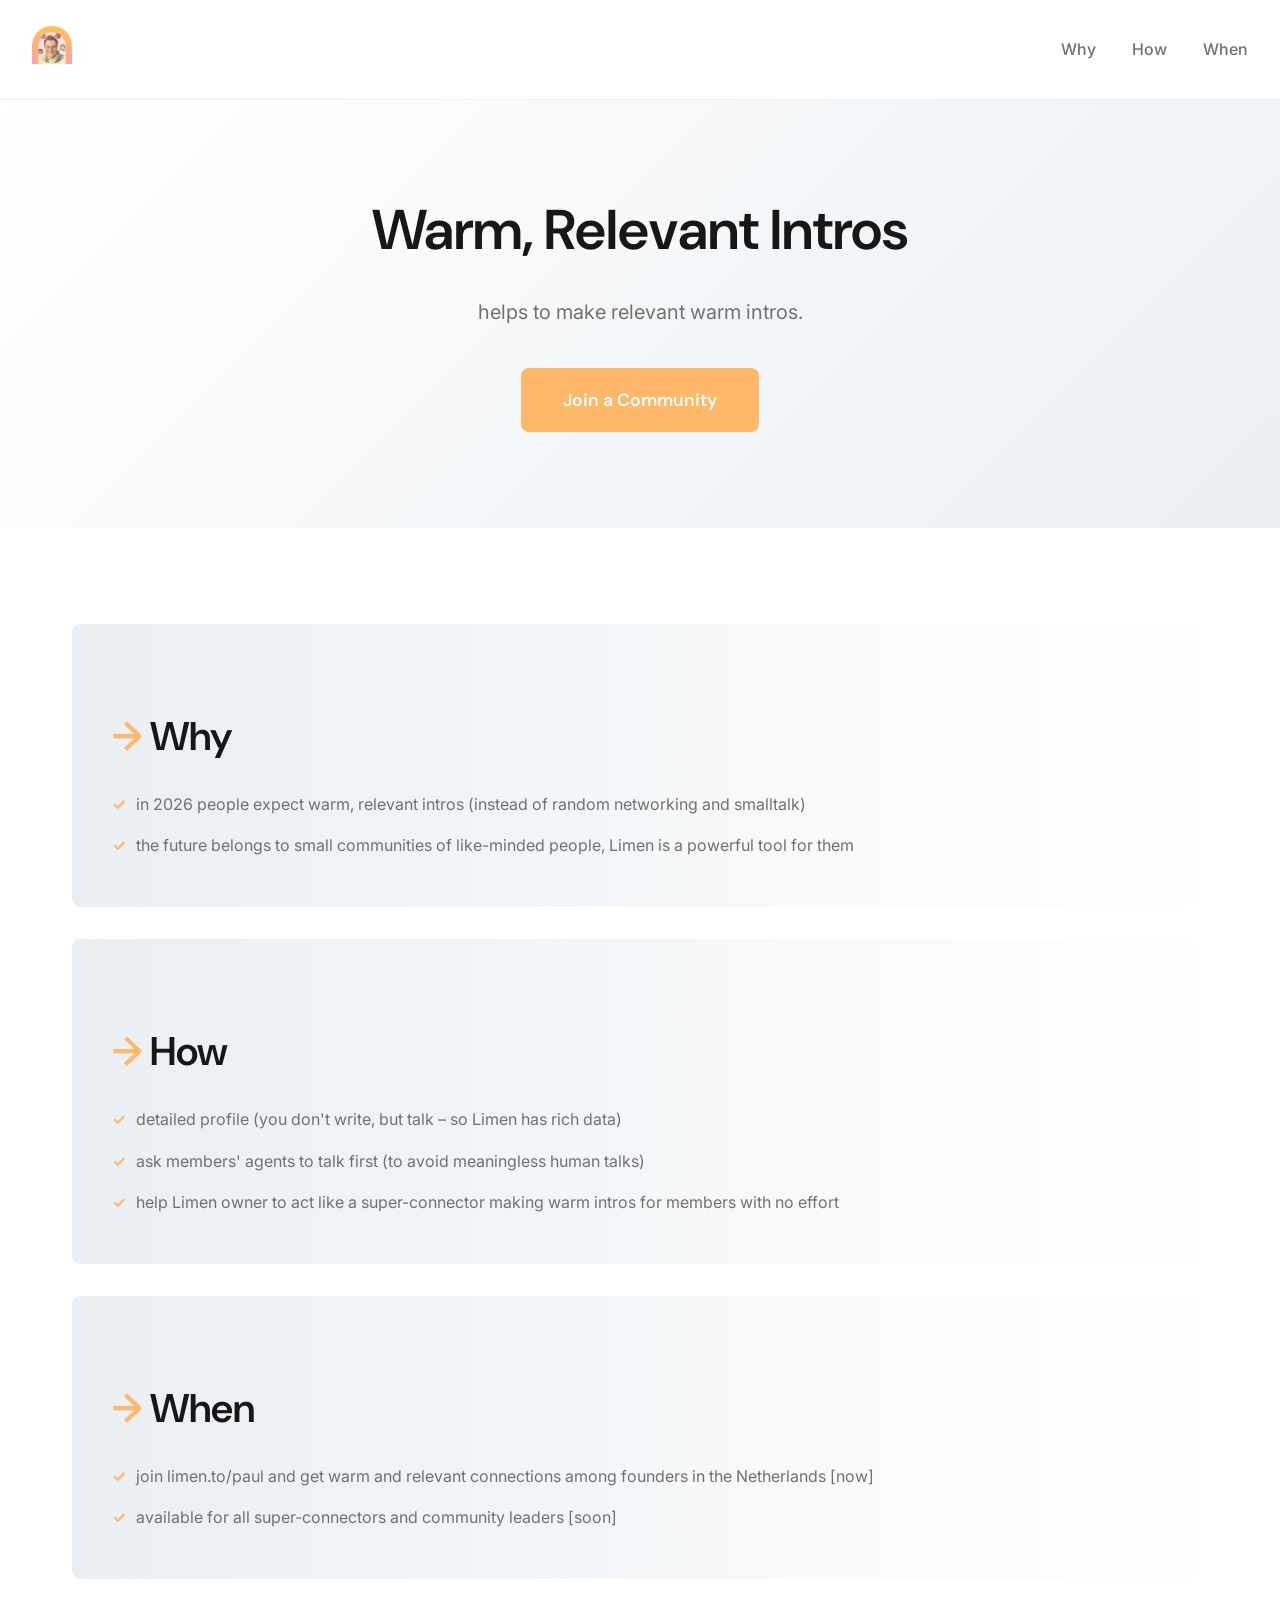
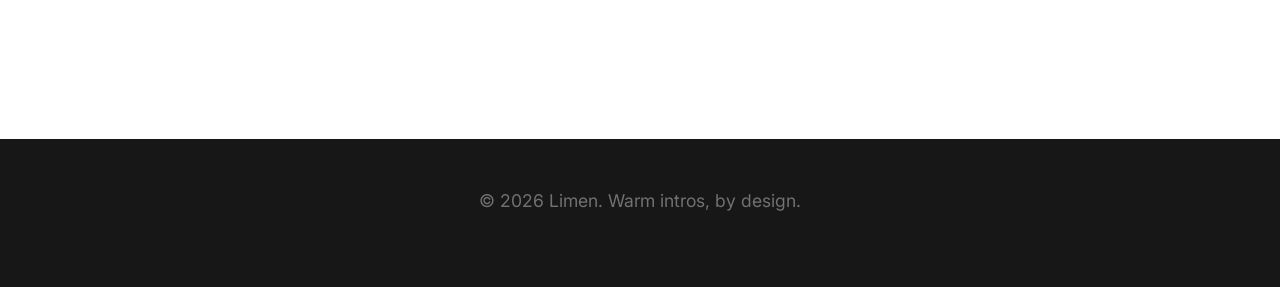
<file: index.html>
<!DOCTYPE html>
<html lang="en">
<head>
  <meta charset="UTF-8">
  <meta name="viewport" content="width=device-width, initial-scale=1.0">
  <title>Limen — Warm Intros for Super-Connectors</title>
  <link rel="stylesheet" href="css/style.css">
  <link href="https://fonts.googleapis.com/css2?family=DM+Sans:wght@400;500;600;700&family=Inter:wght@400;500;600;700&display=swap" rel="stylesheet">
</head>
<body>
  <header>
    <a href="/" class="logo">
      <img src="images/logo.png" alt="Limen Logo" style="height: 40px;">
    </a>
    <nav>
      <a href="#why">Why</a>
      <a href="#how">How</a>
      <a href="#when">When</a>
    </nav>
  </header>

  <section class="hero">
    <div class="container">
      <h1>Warm, Relevant Intros</h1>
      <p>helps to make relevant warm intros.</p>
      <a href="/paul" class="cta-button">Join a Community</a>
    </div>
  </section>

  <section class="section container">
    <div class="why" id="why">
      <h2>Why</h2>
      <ul>
        <li>in 2026 people expect warm, relevant intros (instead of random networking and smalltalk)</li>
        <li>the future belongs to small communities of like-minded people, Limen is a powerful tool for them</li>
      </ul>
    </div>

    <div class="how" id="how">
      <h2>How</h2>
      <ul>
        <li>detailed profile (you don't write, but talk – so Limen has rich data)</li>
        <li>ask members' agents to talk first (to avoid meaningless human talks)</li>
        <li>help Limen owner to act like a super-connector making warm intros for members with no effort</li>
      </ul>
    </div>

    <div class="when" id="when">
      <h2>When</h2>
      <ul>
        <li>join limen.to/paul and get warm and relevant connections among founders in the Netherlands [now]</li>
        <li>available for all super-connectors and community leaders [soon]</li>
      </ul>
    </div>
  </section>

  <footer>
    <div class="container">
      <p>&copy; 2026 Limen. Warm intros, by design.</p>
    </div>
  </footer>
</body>
</html>
</file>
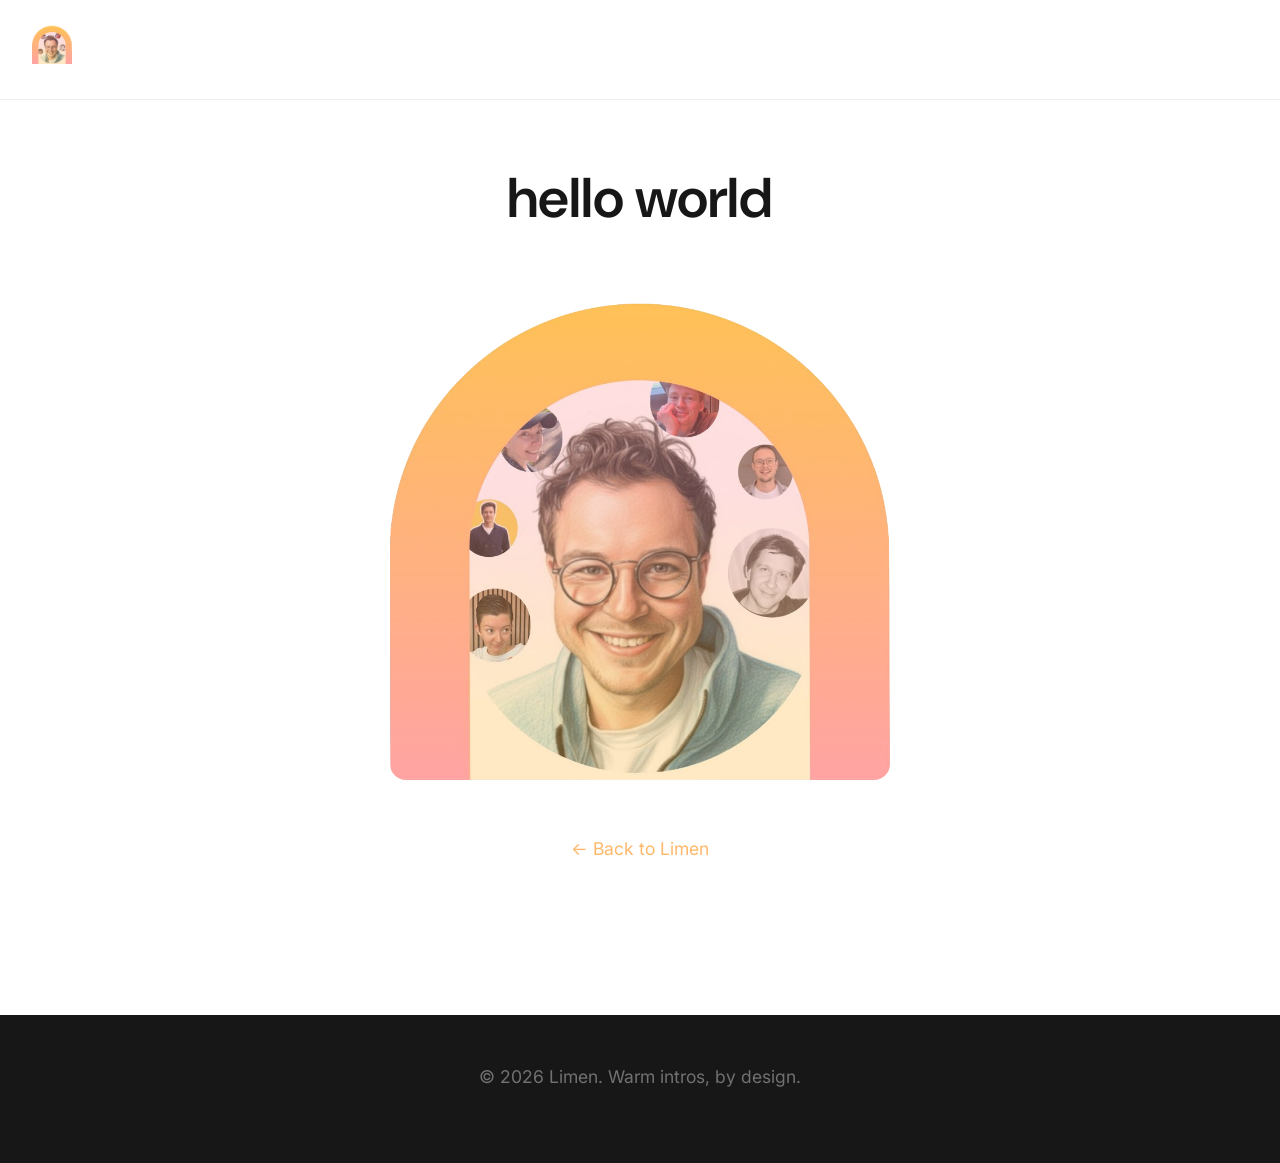
<file: paul/index.html>
<!DOCTYPE html>
<html lang="en">
<head>
  <meta charset="UTF-8">
  <meta name="viewport" content="width=device-width, initial-scale=1.0">
  <title>Limen — Paul's Community</title>
  <link rel="stylesheet" href="../css/style.css">
  <link href="https://fonts.googleapis.com/css2?family=DM+Sans:wght@400;500;600;700&family=Inter:wght@400;500;600;700&display=swap" rel="stylesheet">
</head>
<body>
  <header>
    <a href="/" class="logo">
      <img src="../images/logo.png" alt="Limen Logo" style="height: 40px;">
    </a>
  </header>

  <section class="paul-container">
    <h1>hello world</h1>

    <div class="paul-image-container">
      <img src="../images/paul.png" alt="Paul's Community">
    </div>

    <p><a href="/">← Back to Limen</a></p>
  </section>

  <footer>
    <div class="container">
      <p>&copy; 2026 Limen. Warm intros, by design.</p>
    </div>
  </footer>
</body>
</html>
</file>
<file: css/style.css>
/* Limen Design System */
:root {
  --primary-accent: #FFB86A;
  --secondary-light: #FFE2D4;
  --secondary-lighter: #EAEFF3;
  --heading-color: #171717;
  --body-color: #717171;
  --white: #FFFFFF;
  --light-bg: #F9F9F9;
}

* {
  margin: 0;
  padding: 0;
  box-sizing: border-box;
}

html {
  scroll-behavior: smooth;
}

body {
  font-family: 'Inter', -apple-system, BlinkMacSystemFont, 'Segoe UI', sans-serif;
  color: var(--body-color);
  background-color: var(--white);
  line-height: 1.6;
}

/* Typography */
h1, h2, h3, h4, h5, h6 {
  font-family: 'DM Sans', -apple-system, BlinkMacSystemFont, 'Segoe UI', sans-serif;
  font-weight: 600;
  color: var(--heading-color);
  line-height: 1.2;
}

h1 {
  font-size: 3.5rem;
  margin-bottom: 1.5rem;
}

h2 {
  font-size: 2.5rem;
  margin-bottom: 1.5rem;
  margin-top: 3rem;
}

h3 {
  font-size: 1.5rem;
  margin-bottom: 1rem;
}

p {
  font-size: 1.1rem;
  margin-bottom: 1.5rem;
  color: var(--body-color);
}

a {
  color: var(--primary-accent);
  text-decoration: none;
  transition: opacity 0.3s ease;
}

a:hover {
  opacity: 0.8;
}

/* Container & Spacing */
.container {
  max-width: 1200px;
  margin: 0 auto;
  padding: 0 2rem;
}

/* Header & Navigation */
header {
  display: flex;
  align-items: center;
  justify-content: space-between;
  padding: 1.5rem 2rem;
  background-color: var(--white);
  border-bottom: 1px solid var(--secondary-lighter);
}

.logo img {
  height: 40px;
  width: auto;
}

.logo {
  font-family: 'DM Sans', sans-serif;
  font-weight: 600;
  font-size: 1.5rem;
  color: var(--heading-color);
  text-decoration: none;
}

nav a {
  margin-left: 2rem;
  color: var(--body-color);
  font-weight: 500;
  transition: color 0.3s ease;
}

nav a:hover {
  color: var(--primary-accent);
}

/* Hero Section */
.hero {
  padding: 6rem 2rem;
  text-align: center;
  background: linear-gradient(135deg, var(--white) 0%, var(--secondary-lighter) 100%);
}

.hero h1 {
  color: var(--heading-color);
  margin-bottom: 2rem;
  max-width: 900px;
  margin-left: auto;
  margin-right: auto;
}

.hero p {
  font-size: 1.25rem;
  color: var(--body-color);
  max-width: 700px;
  margin-left: auto;
  margin-right: auto;
  margin-bottom: 2.5rem;
}

/* CTA Button */
.cta-button {
  display: inline-block;
  padding: 1rem 2.5rem;
  background-color: var(--primary-accent);
  color: var(--white);
  font-size: 1.1rem;
  font-weight: 600;
  border-radius: 8px;
  text-decoration: none;
  transition: all 0.3s ease;
  border: 2px solid var(--primary-accent);
  cursor: pointer;
  font-family: 'DM Sans', sans-serif;
}

.cta-button:hover {
  background-color: transparent;
  color: var(--primary-accent);
}

/* Section Blocks */
.section {
  padding: 4rem 2rem;
}

.section-title {
  font-size: 2rem;
  margin-bottom: 2rem;
  color: var(--heading-color);
}

/* Card System */
.cards-grid {
  display: grid;
  grid-template-columns: repeat(auto-fit, minmax(300px, 1fr));
  gap: 2rem;
  margin: 2rem 0;
}

.card {
  background: var(--light-bg);
  padding: 2rem;
  border-radius: 12px;
  border-left: 4px solid var(--primary-accent);
  transition: all 0.3s ease;
}

.card:hover {
  box-shadow: 0 8px 24px rgba(0, 0, 0, 0.08);
}

.card h3 {
  margin-top: 0;
  color: var(--heading-color);
}

.card p {
  color: var(--body-color);
}

/* Why/How/When Sections */
.why, .how, .when {
  margin: 3rem 0;
}

.why h2::before {
  content: '→ ';
  color: var(--primary-accent);
}

.how h2::before {
  content: '→ ';
  color: var(--primary-accent);
}

.when h2::before {
  content: '→ ';
  color: var(--primary-accent);
}

.why, .how, .when {
  background: linear-gradient(90deg, var(--secondary-lighter) 0%, transparent 100%);
  padding: 2.5rem;
  border-radius: 8px;
  margin: 2rem 0;
}

.why ul, .how ul, .when ul {
  list-style: none;
  margin-top: 1rem;
}

.why li, .how li, .when li {
  padding: 0.5rem 0;
  color: var(--body-color);
  padding-left: 1.5rem;
  position: relative;
}

.why li::before, .how li::before, .when li::before {
  content: '✓';
  position: absolute;
  left: 0;
  color: var(--primary-accent);
  font-weight: bold;
}

/* Footer */
footer {
  background-color: var(--heading-color);
  color: var(--white);
  padding: 3rem 2rem;
  text-align: center;
  margin-top: 4rem;
}

footer a {
  color: var(--primary-accent);
}

/* Paul Page Specific */
.paul-container {
  text-align: center;
  padding: 4rem 2rem;
}

.paul-logo {
  margin-bottom: 2rem;
}

.paul-logo img {
  height: 60px;
  width: auto;
}

.paul-image-container {
  margin: 3rem 0;
}

.paul-image-container img {
  max-width: 500px;
  width: 100%;
  height: auto;
  border-radius: 16px;
}

.hello-world {
  font-size: 1.5rem;
  font-weight: 600;
  color: var(--heading-color);
  margin: 2rem 0;
}

/* Responsive */
@media (max-width: 768px) {
  h1 {
    font-size: 2.5rem;
  }

  h2 {
    font-size: 1.75rem;
  }

  .hero {
    padding: 3rem 1.5rem;
  }

  .cards-grid {
    grid-template-columns: 1fr;
  }

  nav a {
    margin-left: 1rem;
    font-size: 0.9rem;
  }
}
</file>
